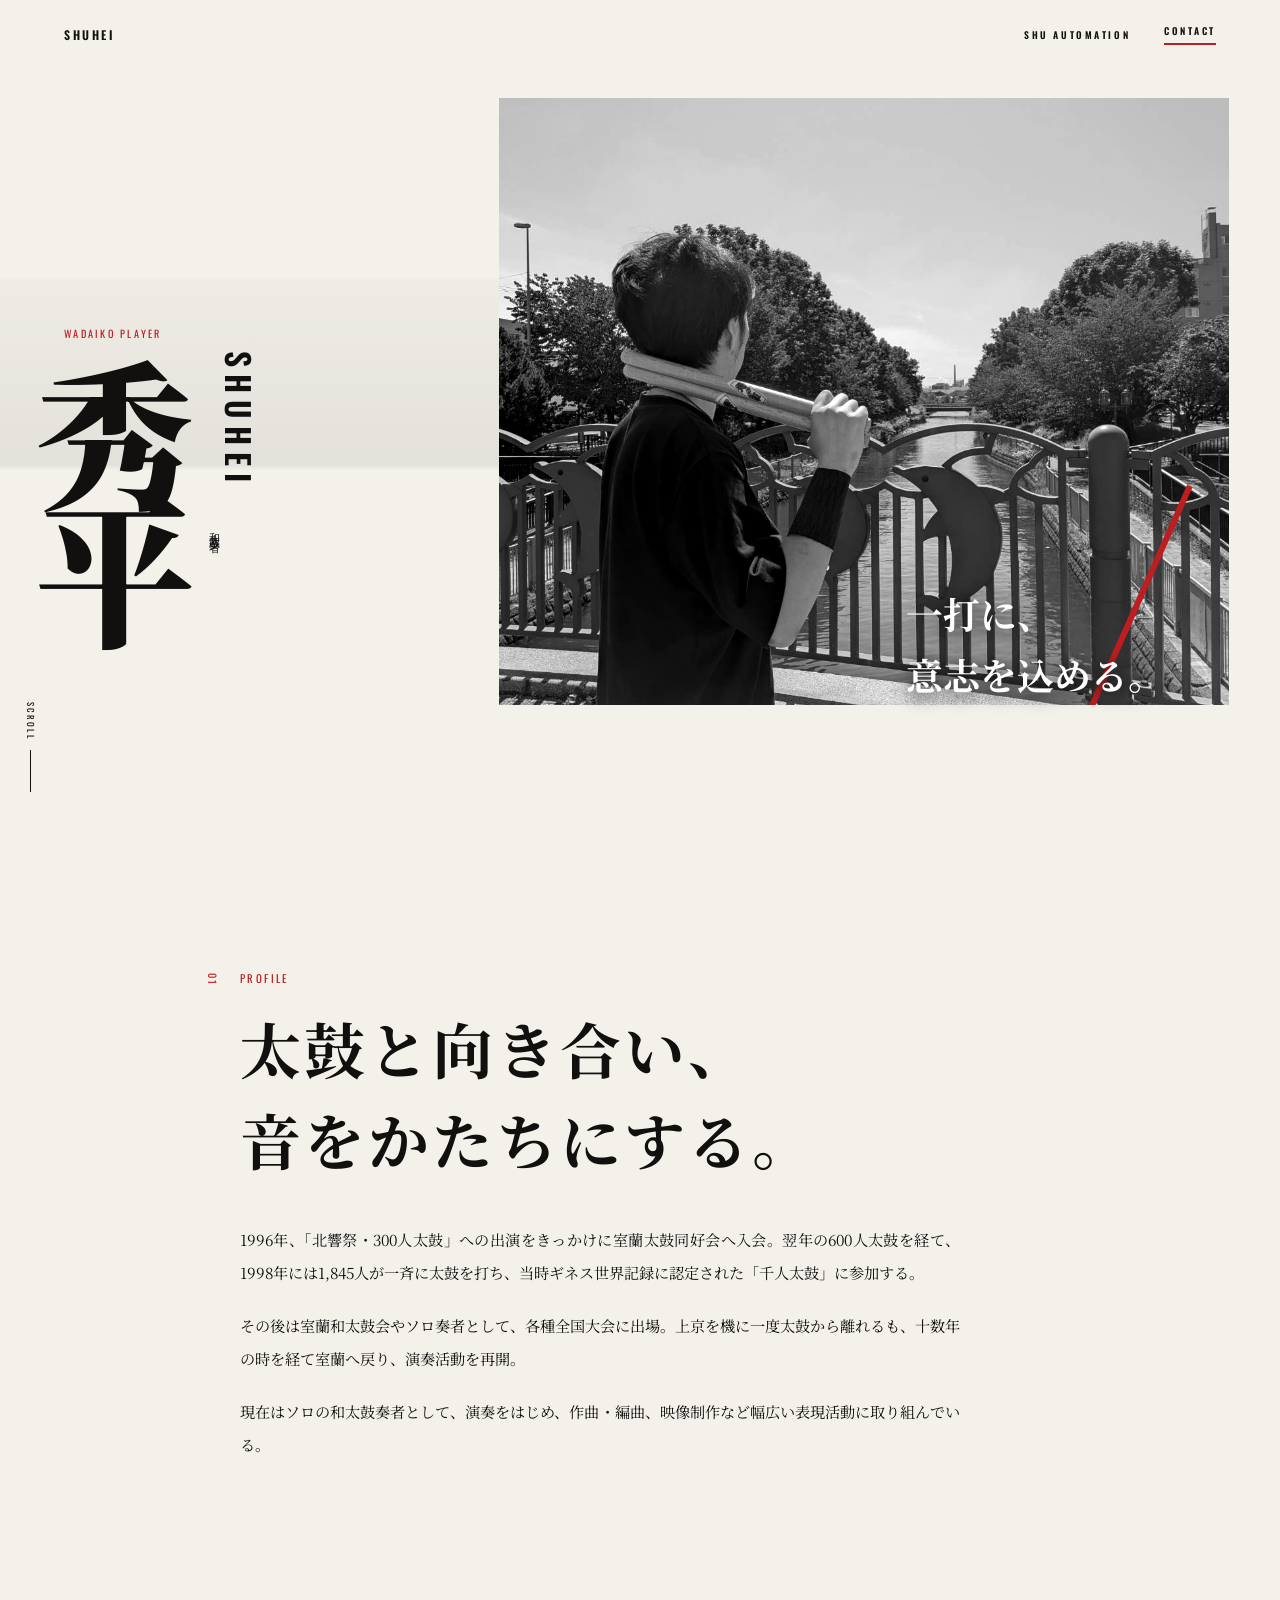
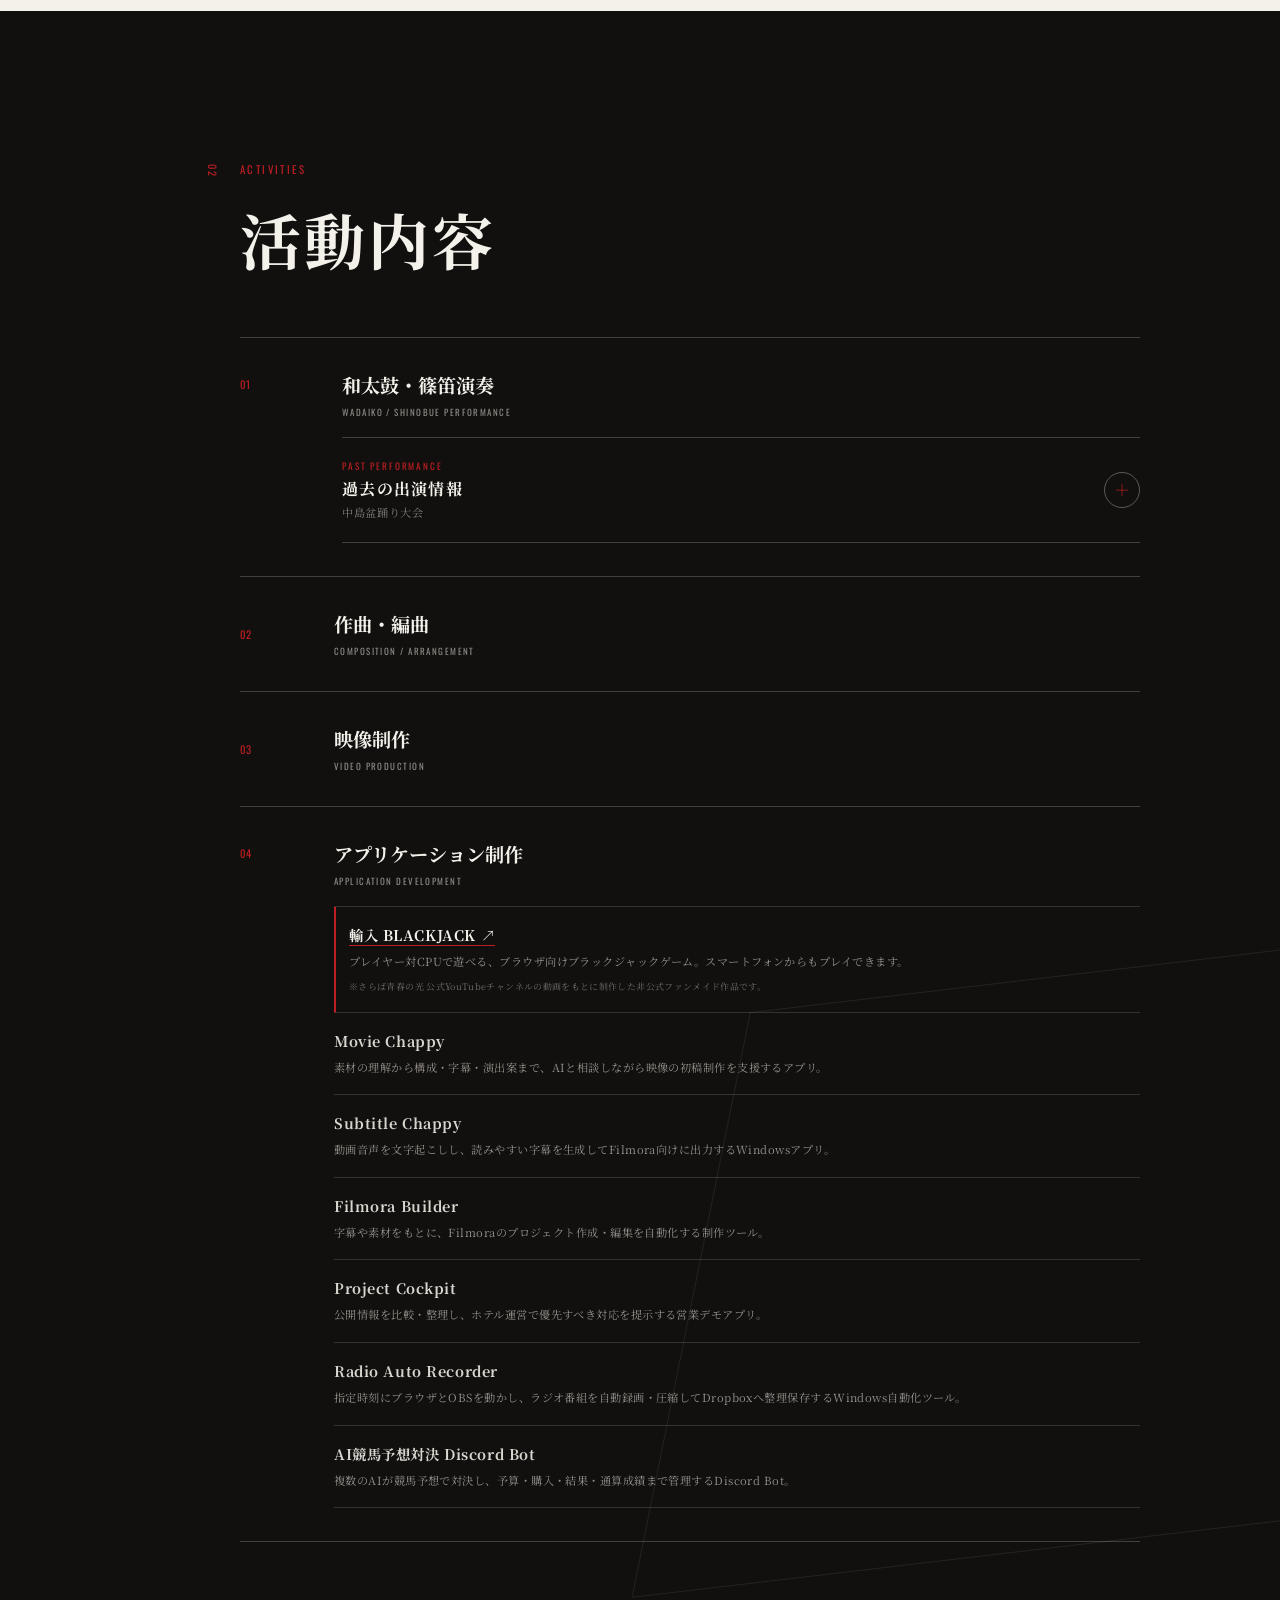
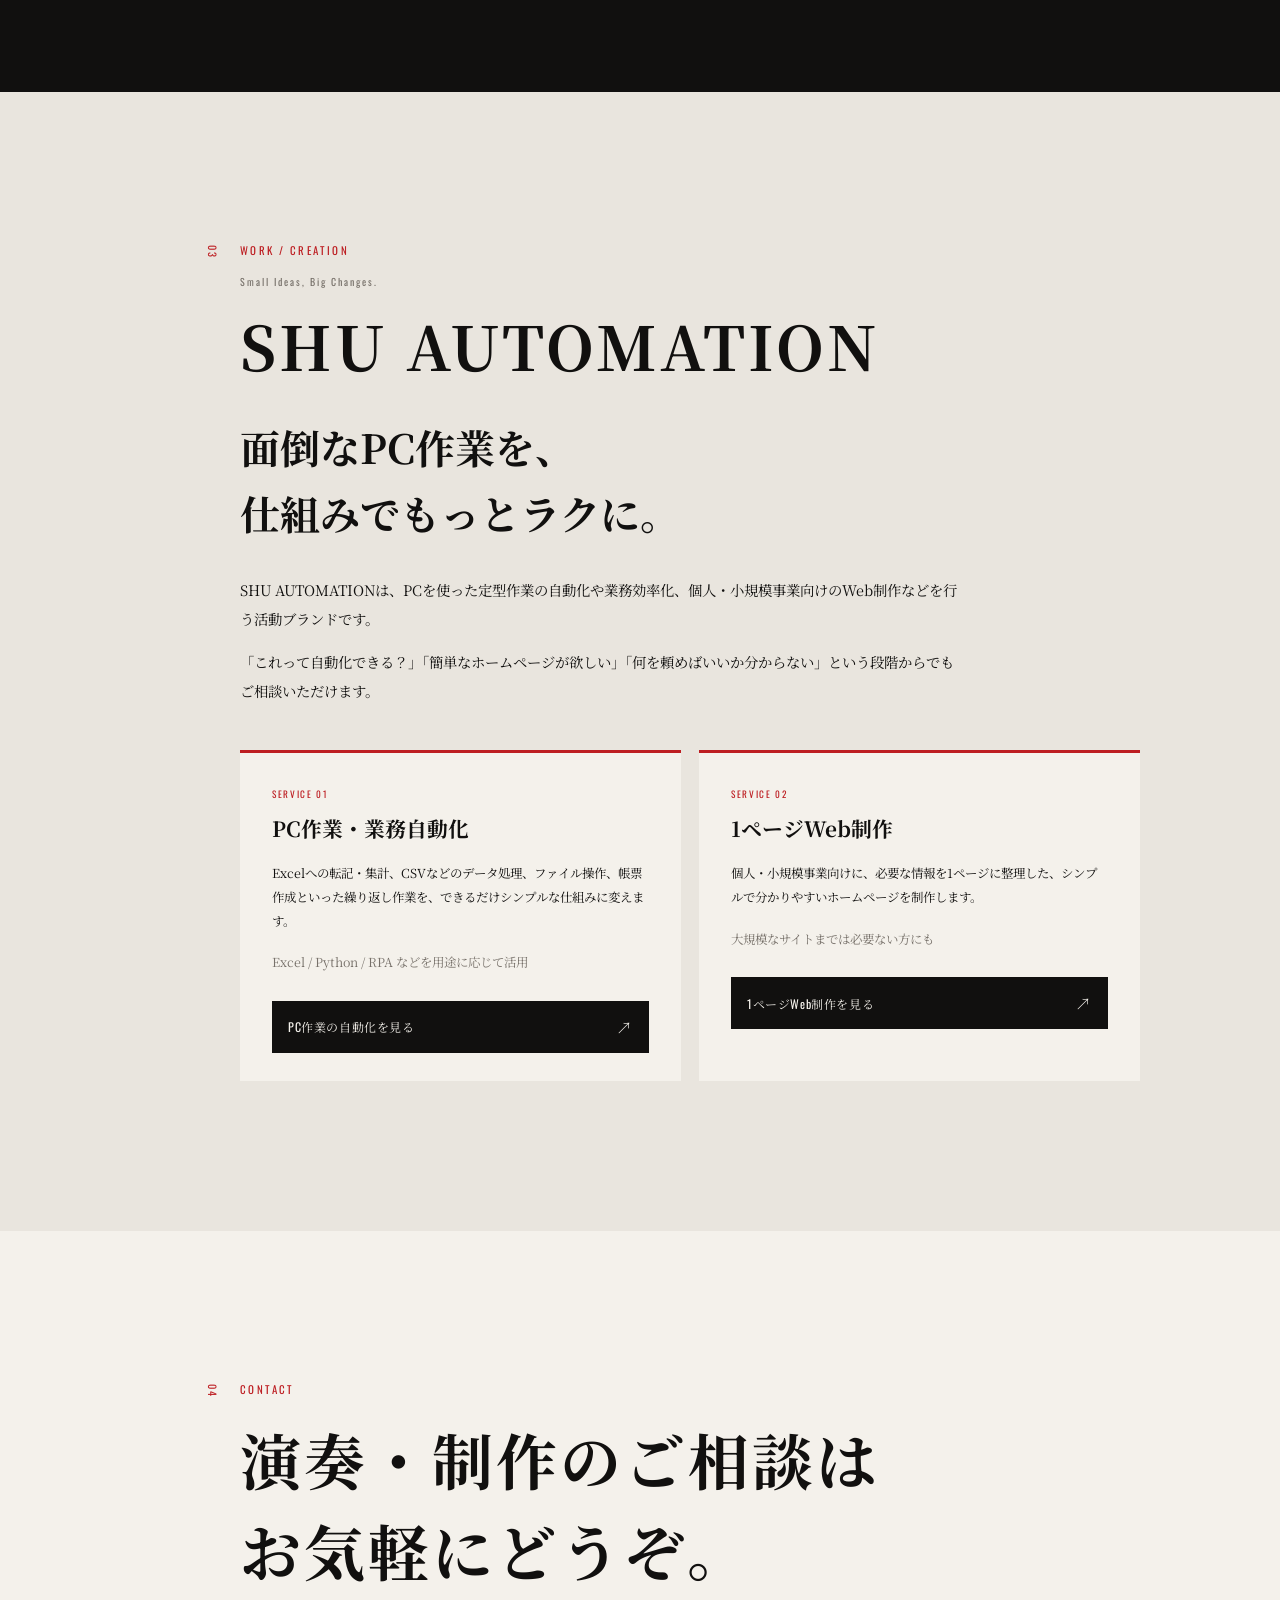
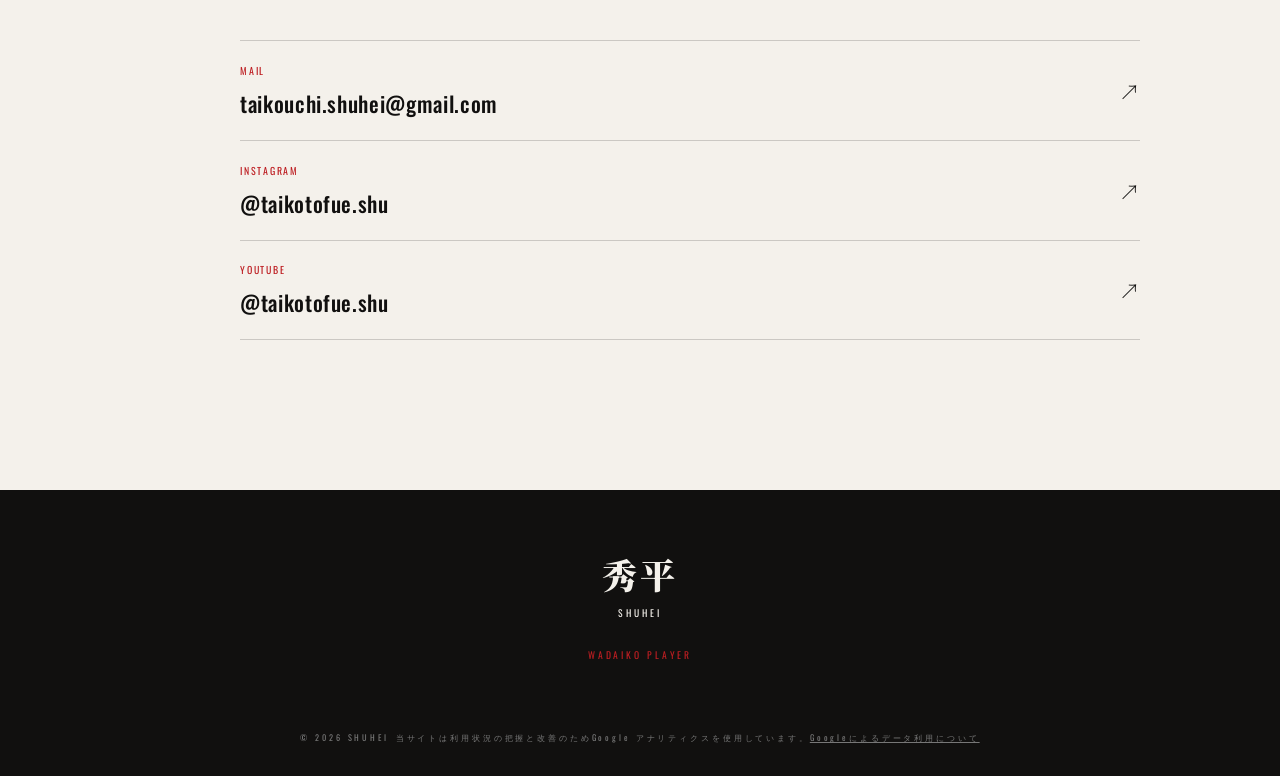
<file: index.html>
<!doctype html>
<html lang="ja">
  <head>
    <meta charset="UTF-8" />
    <meta name="viewport" content="width=device-width, initial-scale=1" />
    <meta name="theme-color" content="#f4f1eb" />
    <meta name="description" content="和太鼓奏者・秀平の公式プロフィール。和太鼓演奏、作曲・編曲、映像制作、SHU AUTOMATIONとしてPC作業の自動化・Web制作。" />
    <title>秀平 SHUHEI｜和太鼓奏者</title>
    <link rel="stylesheet" href="styles.css?v=20260909-shu-automation" />
    <!-- Google tag (gtag.js) -->
    <script async src="https://www.googletagmanager.com/gtag/js?id=G-FNFTEX8CK5"></script>
    <script>
      window.dataLayer = window.dataLayer || [];
      function gtag(){dataLayer.push(arguments);}
      gtag('js', new Date());
      gtag('config', 'G-FNFTEX8CK5');
    </script>
    <script src="script.js" defer></script>
  </head>
  <body>
    <a class="skip-link" href="#main">本文へ移動</a>
    <header class="site-header" aria-label="サイトヘッダー">
      <a class="brand" href="#top" aria-label="秀平 トップへ">SHUHEI</a>
      <nav class="header-nav" aria-label="ページ内ナビゲーション">
        <a href="#shu-automation">SHU AUTOMATION</a>
        <a class="header-contact" href="mailto:taikouchi.shuhei@gmail.com">CONTACT</a>
      </nav>
    </header>

    <main id="main">
      <section class="hero" id="top" aria-labelledby="hero-title">
        <div class="hero-copy">
          <p class="eyebrow">WADAIKO PLAYER</p>
          <h1 id="hero-title"><span>秀</span><span>平</span></h1>
          <p class="roman">SHUHEI</p>
          <p class="role">和太鼓奏者</p>
        </div>

        <div class="hero-visual">
          <!-- 公開用写真を assets/shuhei-main.jpg として置くと自動で表示されます -->
          <img class="hero-photo" src="assets/shuhei-main.jpg" alt="橋の上で黒い衣装をまとい、バチを肩に担ぐ和太鼓奏者・秀平" />
          <div class="photo-placeholder" aria-hidden="true">
            <span>PHOTO</span>
            <small>本人写真をここに配置</small>
          </div>
          <span class="red-stroke" aria-hidden="true"></span>
        </div>

        <p class="hero-statement">一打に、<br />意志を込める。</p>
        <a class="scroll-cue" href="#schedule" aria-label="過去の出演情報へスクロール">SCROLL <span></span></a>
      </section>

      <section class="profile section" id="profile" aria-labelledby="profile-title">
        <p class="section-number">01</p>
        <div>
          <p class="section-en">PROFILE</p>
          <h2 id="profile-title">太鼓と向き合い、<br />音をかたちにする。</h2>
          <div class="body-copy">
            <p>1996年、「北響祭・300人太鼓」への出演をきっかけに室蘭太鼓同好会へ入会。翌年の600人太鼓を経て、1998年には1,845人が一斉に太鼓を打ち、当時ギネス世界記録に認定された「千人太鼓」に参加する。</p>
            <p>その後は室蘭和太鼓会やソロ奏者として、各種全国大会に出場。上京を機に一度太鼓から離れるも、十数年の時を経て室蘭へ戻り、演奏活動を再開。</p>
            <p>現在はソロの和太鼓奏者として、演奏をはじめ、作曲・編曲、映像制作など幅広い表現活動に取り組んでいる。</p>
          </div>
        </div>
      </section>

      <section class="works section section-dark" id="activities" aria-labelledby="activities-title">
        <p class="section-number">02</p>
        <div class="works-content">
          <p class="section-en">ACTIVITIES</p>
          <h2 id="activities-title">活動内容</h2>
          <ol class="activity-list">
            <li class="performance-activity"><span class="activity-no">01</span><div><h3>和太鼓・篠笛演奏</h3><p>WADAIKO / SHINOBUE PERFORMANCE</p>
              <div class="past-performances activity-past-performance" id="schedule">
                <details>
                  <summary id="past-performances-label">
                    <span><small>PAST PERFORMANCE</small><strong>過去の出演情報</strong><em>中島盆踊り大会</em></span>
                    <i aria-hidden="true">＋</i>
                  </summary>
                  <div class="schedule schedule-ended">
                    <div class="schedule-copy">
                      <p class="schedule-status">開催終了</p>
                      <h2 class="schedule-title" id="schedule-title">中島盆踊り大会</h2>
                      <p class="schedule-lead">両日とも、開催時間中は秀平が和太鼓と篠笛を演奏しました。</p>
                      <dl class="schedule-details">
                        <div><dt>開催日</dt><dd>2026.08.15 <span>土</span> — 08.16 <span>日</span></dd></div>
                        <div class="event-time"><dt>時間</dt><dd><strong>16:00</strong> 開場<br /><strong>17:15</strong> 子ども盆踊り<br /><strong>18:20</strong> 大人盆踊り<br /><strong>20:00</strong> 終了</dd></div>
                        <div><dt>会場</dt><dd>中島・お元気広場</dd></div>
                        <div><dt>料金</dt><dd>入場無料</dd></div>
                      </dl>
                      <div class="schedule-map">
                        <iframe title="中島・お元気広場の地図" src="https://www.google.com/maps?q=%E5%8C%97%E6%B5%B7%E9%81%93%E5%AE%A4%E8%98%AD%E5%B8%82%E4%B8%AD%E5%B3%B6%E7%94%BA1%E4%B8%81%E7%9B%AE30&output=embed" loading="lazy" referrerpolicy="no-referrer-when-downgrade"></iframe>
                        <a href="https://www.google.com/maps/search/?api=1&amp;query=%E4%B8%AD%E5%B3%B6%E3%83%BB%E3%81%8A%E5%85%83%E6%B0%97%E5%BA%83%E5%A0%B4%20%E5%8C%97%E6%B5%B7%E9%81%93%E5%AE%A4%E8%98%AD%E5%B8%82%E4%B8%AD%E5%B3%B6%E7%94%BA1%E4%B8%81%E7%9B%AE30" target="_blank" rel="noopener noreferrer">Googleマップで見る <span aria-hidden="true">↗</span></a>
                      </div>
                    </div>
                    <figure class="schedule-poster"><img src="assets/schedule-nakajima-bonodori-2026.jpg" alt="2026年8月15日・16日開催、中島盆踊り大会の告知ポスター" /></figure>
                  </div>
                </details>
              </div>
            </div></li>
            <li><span class="activity-no">02</span><div><h3>作曲・編曲</h3><p>COMPOSITION / ARRANGEMENT</p></div></li>
            <li><span class="activity-no">03</span><div><h3>映像制作</h3><p>VIDEO PRODUCTION</p></div></li>
            <li class="application-activity"><span class="activity-no">04</span><div><h3>アプリケーション制作</h3><p>APPLICATION DEVELOPMENT</p><div class="application-works" aria-label="制作実績">
              <article class="application-work featured-work">
                <h4><a href="https://shu-project-5296.github.io/import-blackjack/" target="_blank" rel="noopener noreferrer">輸入 BLACKJACK <span aria-hidden="true">↗</span></a></h4>
                <p>プレイヤー対CPUで遊べる、ブラウザ向けブラックジャックゲーム。スマートフォンからもプレイできます。</p>
                <p class="activity-source-note">※さらば青春の光 公式YouTubeチャンネルの動画をもとに制作した非公式ファンメイド作品です。</p>
              </article>
              <article class="application-work"><h4>Movie Chappy</h4><p>素材の理解から構成・字幕・演出案まで、AIと相談しながら映像の初稿制作を支援するアプリ。</p></article>
              <article class="application-work"><h4>Subtitle Chappy</h4><p>動画音声を文字起こしし、読みやすい字幕を生成してFilmora向けに出力するWindowsアプリ。</p></article>
              <article class="application-work"><h4>Filmora Builder</h4><p>字幕や素材をもとに、Filmoraのプロジェクト作成・編集を自動化する制作ツール。</p></article>
              <article class="application-work"><h4>Project Cockpit</h4><p>公開情報を比較・整理し、ホテル運営で優先すべき対応を提示する営業デモアプリ。</p></article>
              <article class="application-work"><h4>Radio Auto Recorder</h4><p>指定時刻にブラウザとOBSを動かし、ラジオ番組を自動録画・圧縮してDropboxへ整理保存するWindows自動化ツール。</p></article>
              <article class="application-work"><h4>AI競馬予想対決 Discord Bot</h4><p>複数のAIが競馬予想で対決し、予算・購入・結果・通算成績まで管理するDiscord Bot。</p></article>
            </div></div></li>
          </ol>
        </div>
      </section>

      <section class="automation section" id="shu-automation" aria-labelledby="automation-title">
        <p class="section-number">03</p>
        <div class="automation-content">
          <p class="section-en">WORK / CREATION</p>
          <p class="automation-subcopy">Small Ideas, Big Changes.</p>
          <h2 id="automation-title">SHU AUTOMATION</h2>
          <p class="automation-catch">面倒なPC作業を、<br />仕組みでもっとラクに。</p>
          <div class="automation-intro">
            <p>SHU AUTOMATIONは、PCを使った定型作業の自動化や業務効率化、個人・小規模事業向けのWeb制作などを行う活動ブランドです。</p>
            <p>「これって自動化できる？」「簡単なホームページが欲しい」「何を頼めばいいか分からない」という段階からでもご相談いただけます。</p>
          </div>

          <div class="service-grid" aria-label="SHU AUTOMATIONのサービス">
            <article class="service-card">
              <p class="service-no">SERVICE 01</p>
              <h3>PC作業・業務自動化</h3>
              <p>Excelへの転記・集計、CSVなどのデータ処理、ファイル操作、帳票作成といった繰り返し作業を、できるだけシンプルな仕組みに変えます。</p>
              <p class="service-tools">Excel / Python / RPA などを用途に応じて活用</p>
              <a class="service-cta" href="https://coconala.com/services/4369926" target="_blank" rel="noopener noreferrer">PC作業の自動化を見る <span aria-hidden="true">↗</span></a>
            </article>
            <article class="service-card">
              <p class="service-no">SERVICE 02</p>
              <h3>1ページWeb制作</h3>
              <p>個人・小規模事業向けに、必要な情報を1ページに整理した、シンプルで分かりやすいホームページを制作します。</p>
              <p class="service-tools">大規模なサイトまでは必要ない方にも</p>
              <a class="service-cta" href="https://coconala.com/services/4390702" target="_blank" rel="noopener noreferrer">1ページWeb制作を見る <span aria-hidden="true">↗</span></a>
            </article>
          </div>
        </div>
      </section>

      <section class="contact section" id="contact" aria-labelledby="contact-title">
        <p class="section-number">04</p>
        <div>
          <p class="section-en">CONTACT</p>
          <h2 id="contact-title">演奏・制作のご相談は<br />お気軽にどうぞ。</h2>
          <div class="contact-links">
            <a class="contact-card mail" href="mailto:taikouchi.shuhei@gmail.com">
              <span>MAIL</span><strong>taikouchi.shuhei@gmail.com</strong><i aria-hidden="true">↗</i>
            </a>
            <a class="contact-card instagram" href="https://www.instagram.com/taikotofue.shu/" target="_blank" rel="noopener noreferrer">
              <span>INSTAGRAM</span><strong>@taikotofue.shu</strong><i aria-hidden="true">↗</i>
            </a>
            <a class="contact-card youtube" href="https://www.youtube.com/@taikotofue.shu" target="_blank" rel="noopener noreferrer">
              <span>YOUTUBE</span><strong>@taikotofue.shu</strong><i aria-hidden="true">↗</i>
            </a>
          </div>
        </div>
      </section>
    </main>

    <footer>
      <p class="footer-name">秀平 <span>SHUHEI</span></p>
      <p>WADAIKO PLAYER</p>
      <small>© <span id="year"></span> SHUHEI</small>
      <small>当サイトは利用状況の把握と改善のためGoogle アナリティクスを使用しています。<a href="https://policies.google.com/technologies/partner-sites?hl=ja" target="_blank" rel="noopener noreferrer">Googleによるデータ利用について</a></small>
    </footer>
  </body>
</html>
</file>
<file: styles.css>
@import url("https://fonts.googleapis.com/css2?family=Noto+Serif+JP:wght@500;700;900&family=Oswald:wght@400;500;600&display=swap");

:root { --paper:#f4f1eb; --ink:#11100f; --muted:#77716a; --red:#bd1e22; --line:rgba(17,16,15,.18); }
* { box-sizing:border-box; }
html { width:100%; max-width:100%; scroll-behavior:smooth; overflow-x:hidden; }
body { width:100%; max-width:100%; margin:0; background:var(--paper); color:var(--ink); font-family:"Noto Serif JP",serif; overflow-x:hidden; }
main { width:100%; max-width:100%; overflow:hidden; }
img,iframe { max-width:100%; }
a { color:inherit; }
.skip-link { position:fixed; top:-5rem; left:1rem; z-index:100; background:#fff; padding:.7rem 1rem; }
.skip-link:focus { top:1rem; }
.site-header { position:absolute; z-index:10; top:0; left:0; width:100%; display:flex; justify-content:space-between; align-items:center; padding:24px clamp(22px,5vw,72px); font-family:Oswald,sans-serif; letter-spacing:.16em; }
.brand,.header-contact { text-decoration:none; font-size:.75rem; font-weight:600; }
.header-nav { display:flex; align-items:center; gap:clamp(14px,3vw,34px); }
.header-nav > a { text-decoration:none; font-size:.6rem; font-weight:600; }
.header-contact { border-bottom:2px solid var(--red); padding-bottom:5px; }
.past-performances { background:var(--ink); color:var(--paper); padding:0 clamp(20px,6vw,72px); }
.past-performances details { max-width:1100px; margin:0 auto; border-top:1px solid rgba(255,255,255,.2); border-bottom:1px solid rgba(255,255,255,.2); }
.past-performances summary { min-height:104px; display:flex; align-items:center; justify-content:space-between; gap:20px; padding:21px 0; cursor:pointer; list-style:none; }
.past-performances summary::-webkit-details-marker { display:none; }
.past-performances summary > span { min-width:0; display:grid; gap:4px; }
.past-performances summary small { color:var(--red); font-family:Oswald,sans-serif; font-size:.58rem; letter-spacing:.2em; }
.past-performances summary strong { font-size:1rem; letter-spacing:.08em; }
.past-performances summary em { color:#807c76; font-style:normal; font-size:.7rem; letter-spacing:.06em; }
.past-performances summary i { flex:0 0 auto; display:grid; place-items:center; width:36px; height:36px; border:1px solid rgba(255,255,255,.3); border-radius:50%; color:var(--red); font-style:normal; transition:transform .2s; }
.past-performances details[open] summary i { transform:rotate(45deg); }
.past-performances .schedule { min-height:0; margin:0 calc(clamp(20px,6vw,72px) * -1); padding:48px clamp(20px,6vw,72px) 60px; }
.schedule { min-height:100svh; padding:100px clamp(22px,5vw,72px) 54px; display:grid; align-items:center; gap:34px; background:var(--ink); color:var(--paper); position:relative; overflow:hidden; }
.schedule::before { content:""; position:absolute; inset:auto -20% -18% 28%; height:46%; border:1px solid rgba(255,255,255,.09); transform:rotate(-8deg); }
.schedule-copy,.schedule-poster { position:relative; z-index:1; }
.schedule-kicker,.schedule-status,.schedule-details dt,.schedule-details dd,.schedule-note { font-family:Oswald,sans-serif; }
.schedule-kicker { color:var(--red); margin:0 0 18px; font-size:.68rem; letter-spacing:.22em; }
.schedule-status { display:inline-block; margin:0 0 18px; padding:7px 12px; background:var(--red); font-size:.65rem; letter-spacing:.16em; }
.schedule-title { margin:0; font-size:clamp(2.6rem,11vw,6.2rem); line-height:1.15; letter-spacing:.06em; }
.schedule-lead { margin:20px 0 0; font-size:clamp(1.05rem,4vw,1.4rem); font-weight:700; }
.schedule-details { margin:34px 0 0; border-top:1px solid rgba(255,255,255,.22); }
.schedule-details div { display:grid; grid-template-columns:58px 1fr; gap:18px; padding:17px 0; border-bottom:1px solid rgba(255,255,255,.22); }
.schedule-details dt { color:var(--red); font-size:.66rem; letter-spacing:.18em; }
.schedule-details dd { margin:0; font-size:.9rem; line-height:1.7; letter-spacing:.06em; }
.schedule-details dd strong { color:var(--paper); font-family:Oswald,sans-serif; font-size:1.06em; letter-spacing:.08em; }
.schedule-details .event-time dd { line-height:2; }
.schedule-details dd span { display:inline-grid; place-items:center; width:1.55em; height:1.55em; border:1px solid var(--red); border-radius:50%; color:var(--red); font-size:.7em; }
.schedule-note { margin:18px 0 0; color:#99948e; font-size:.64rem; line-height:1.7; letter-spacing:.04em; }
.schedule-map { margin-top:24px; overflow:hidden; border:1px solid rgba(255,255,255,.22); background:#171614; }
.schedule-map iframe { display:block; width:100%; height:220px; border:0; filter:none; }
.schedule-map a { display:flex; align-items:center; justify-content:space-between; padding:14px 17px; color:var(--paper); font-family:Oswald,sans-serif; font-size:.72rem; letter-spacing:.12em; text-decoration:none; transition:background-color .2s,color .2s; }
.schedule-map a:hover,.schedule-map a:focus-visible { background:var(--red); color:#fff; }
.schedule-map a span { font-size:1rem; }
.schedule-poster { margin:0 auto; width:min(100%,440px); box-shadow:0 20px 60px rgba(0,0,0,.42); transform:rotate(1.5deg); }
.schedule-poster img { display:block; width:100%; height:auto; }
.schedule-ended { background:#3a3936; color:#c9c6c0; }
.schedule-ended .schedule-kicker,
.schedule-ended .schedule-details dt { color:#a19d96; }
.schedule-ended .schedule-status { background:#77736d; color:#f1efeb; }
.schedule-ended .schedule-details dd strong { color:#d2cfc9; }
.schedule-ended .schedule-details dd span { border-color:#918d86; color:#aaa69f; }
.schedule-ended .schedule-map,
.schedule-ended .schedule-poster { filter:grayscale(1); opacity:.68; }
.schedule-ended .schedule-map a:hover,
.schedule-ended .schedule-map a:focus-visible { background:#77736d; }
.hero { position:relative; width:100%; min-height:100svh; max-width:1500px; margin:auto; padding:95px clamp(22px,5vw,72px) 54px; display:grid; align-items:center; overflow:hidden; }
.hero::before { content:""; position:absolute; left:-12vw; top:20%; width:70vw; height:34vw; min-height:220px; background:linear-gradient(8deg,transparent 34%,rgba(15,14,13,.07) 35%,rgba(15,14,13,.025) 68%,transparent 69%); transform:rotate(-8deg); pointer-events:none; }
.hero-copy { position:relative; z-index:3; align-self:start; }
.eyebrow,.roman,.section-en,.section-number,.role,.scroll-cue { font-family:Oswald,sans-serif; letter-spacing:.22em; }
.eyebrow { margin:0 0 10px; font-size:.64rem; color:var(--red); }
.hero h1 { margin:0; font-size:clamp(5.4rem,25vw,9rem); line-height:.78; font-weight:900; letter-spacing:-.08em; position:absolute; top:2.5rem; left:-.18em; display:flex; flex-direction:column; width:max-content; }
.hero h1 span { display:block; }
.hero h1 span:last-child { margin-top:.08em; }
.roman { margin:0 0 0 clamp(5.2rem,25vw,9rem); font-size:clamp(1.2rem,5vw,2rem); font-weight:600; writing-mode:vertical-rl; }
.role { margin:2.1rem 0 0 clamp(4.9rem,24vw,8.5rem); font-size:.7rem; writing-mode:vertical-rl; }
.hero-visual { position:absolute; z-index:1; top:17%; right:0; width:78%; max-width:calc(100% - 22px); height:62%; background:#d2cec7; overflow:hidden; }
.hero-photo { width:100%; height:100%; object-fit:cover; object-position:42% center; filter:grayscale(1) contrast(1.1); display:block; }
.hero-photo:not([src]),.hero-photo[src=""] { display:none; }
.photo-placeholder { position:absolute; inset:0; display:grid; place-content:center; gap:.5rem; text-align:center; color:#817b74; background:linear-gradient(135deg,#d8d4cd,#bcb7af); font-family:Oswald,sans-serif; letter-spacing:.18em; }
.hero-photo[src]:not([src=""]) + .photo-placeholder { z-index:-1; }
.photo-placeholder span { font-size:2rem; }
.photo-placeholder small { font-size:.6rem; }
.red-stroke { position:absolute; width:6px; height:42%; right:12%; bottom:-4%; background:var(--red); transform:rotate(24deg); }
.hero-statement { position:absolute; z-index:4; right:6%; bottom:13%; margin:0; color:#fff; text-shadow:0 2px 18px #000; font-size:clamp(1.3rem,6vw,2.3rem); line-height:1.65; font-weight:700; }
.scroll-cue { position:absolute; left:24px; bottom:28px; font-size:.55rem; text-decoration:none; writing-mode:vertical-rl; display:flex; align-items:center; gap:9px; }
.scroll-cue span { display:block; width:1px; height:42px; background:var(--ink); }
.section { width:100%; max-width:100%; padding:100px clamp(20px,6vw,120px); display:grid; grid-template-columns:42px minmax(0,1fr); gap:20px; overflow:hidden; }
.section > *,.schedule > *,.activity-list li > *,.works-content { min-width:0; }
.section-number { margin:3px 0; color:var(--red); font-size:.65rem; writing-mode:vertical-rl; }
.section-en { margin:0 0 16px; color:var(--red); font-size:.68rem; }
h2 { margin:0; font-size:clamp(1.8rem,7.5vw,3.8rem); line-height:1.5; letter-spacing:.05em; }
.body-copy { margin:40px 0 0; max-width:720px; font-size:.95rem; line-height:2.15; text-align:justify; }
.body-copy p { margin:0; }
.body-copy p + p { margin-top:1.35em; }
.section-dark { background:var(--ink); color:var(--paper); position:relative; overflow:hidden; }
.section-dark::after { content:""; position:absolute; right:-10%; bottom:8%; width:55%; height:35%; border:1px solid rgba(255,255,255,.08); transform:skew(-18deg) rotate(-7deg); }
.works-content { position:relative; z-index:1; }
.activity-list { list-style:none; margin:52px 0 0; padding:0; border-top:1px solid rgba(255,255,255,.2); }
.activity-list li { display:grid; grid-template-columns:46px 1fr; align-items:center; gap:14px; padding:26px 0; border-bottom:1px solid rgba(255,255,255,.2); }
.activity-list .performance-activity { align-items:start; }
.performance-activity > .activity-no { margin-top:5px; }
.performance-activity > div { padding-left:8px; }
.activity-past-performance { margin-top:18px; padding:0; background:transparent; }
.activity-past-performance details { max-width:none; }
.activity-past-performance .schedule { margin:0; padding:36px 0 48px; }
.activity-list .application-activity { align-items:start; }
.application-activity > .activity-no { margin-top:5px; }
.activity-no { font-family:Oswald,sans-serif; color:var(--red); font-size:.67rem; }
.activity-list h3 { margin:0 0 7px; font-size:1.2rem; }
.activity-list p { margin:0; color:#8d8984; font-family:Oswald,sans-serif; font-size:.56rem; letter-spacing:.16em; }
.application-works { display:grid; gap:0; margin-top:18px; border-top:1px solid rgba(255,255,255,.14); }
.application-work { padding:17px 0; border-bottom:1px solid rgba(255,255,255,.14); }
.application-work h4 { margin:0 0 7px; color:#d8d4ce; font-size:.9rem; letter-spacing:.04em; }
.activity-list .application-work > p { color:#96918b; font-family:inherit; font-size:.7rem; line-height:1.75; letter-spacing:.04em; }
.featured-work { padding-left:13px; border-left:2px solid var(--red); }
.featured-work h4 a { color:var(--paper); text-decoration-color:var(--red); text-underline-offset:4px; }
.featured-work h4 a:hover,.featured-work h4 a:focus-visible { color:var(--red); }
.activity-list .application-work .activity-source-note { margin-top:9px; color:#716d68; font-size:.56rem; line-height:1.6; letter-spacing:.04em; }
.application-work h4,.application-work p { overflow-wrap:anywhere; }
.automation { background:#e9e5de; }
.automation-content { max-width:900px; }
.automation-subcopy { margin:0 0 10px; color:var(--muted); font-family:Oswald,sans-serif; font-size:.62rem; letter-spacing:.2em; }
.automation-catch { margin:24px 0 0; font-size:clamp(1.35rem,5.5vw,2.5rem); font-weight:700; line-height:1.65; }
.automation-intro { max-width:720px; margin:30px 0 0; font-size:.9rem; line-height:2; }
.automation-intro p { margin:0; }
.automation-intro p + p { margin-top:1em; }
.service-grid { display:grid; gap:18px; margin-top:44px; }
.service-card { display:flex; flex-direction:column; min-width:0; padding:28px 24px 24px; background:var(--paper); border-top:3px solid var(--red); }
.service-no { margin:0 0 12px; color:var(--red); font-family:Oswald,sans-serif; font-size:.58rem; letter-spacing:.18em; }
.service-card h3 { margin:0; font-size:1.3rem; line-height:1.5; }
.service-card > p:not(.service-no) { margin:18px 0 0; font-size:.78rem; line-height:1.9; }
.service-card .service-tools { color:var(--muted); font-size:.68rem; }
.service-cta { display:flex; justify-content:space-between; align-items:center; min-height:52px; margin-top:26px; padding:13px 16px; background:var(--ink); color:var(--paper); font-family:Oswald,"Noto Serif JP",sans-serif; font-size:.75rem; letter-spacing:.05em; text-decoration:none; transition:background-color .2s,color .2s; }
.service-cta:hover,.service-cta:focus-visible { background:var(--red); color:#fff; }
.service-cta span { font-size:1rem; }
.contact-links { margin-top:45px; }
.contact-card { min-height:100px; display:grid; grid-template-columns:1fr auto; align-content:center; gap:9px 20px; border-top:1px solid var(--line); text-decoration:none; position:relative; transition:padding .2s,background .2s; }
.contact-card:last-child { border-bottom:1px solid var(--line); }
.contact-card > span { font-family:Oswald,sans-serif; color:var(--red); font-size:.62rem; letter-spacing:.18em; }
.contact-card strong { font-family:Oswald,sans-serif; font-size:clamp(.92rem,3.5vw,1.35rem); letter-spacing:.03em; font-weight:500; overflow-wrap:anywhere; }
.contact-card i { grid-row:1 / 3; grid-column:2; align-self:center; font-style:normal; font-size:1.3rem; }
.contact-card:is(.mail,.instagram,.youtube):hover,.contact-card:is(.mail,.instagram,.youtube):focus-visible { padding-left:14px; background:rgba(255,255,255,.5); }
.is-placeholder { color:#8d8882; }
footer { background:var(--ink); color:var(--paper); padding:58px 24px 30px; text-align:center; font-family:Oswald,sans-serif; letter-spacing:.18em; }
.footer-name { font-family:"Noto Serif JP",serif; font-size:2.2rem; font-weight:900; margin:0; }
.footer-name span { display:block; margin-top:7px; font-family:Oswald,sans-serif; font-size:.6rem; font-weight:400; }
footer > p:nth-child(2) { color:var(--red); font-size:.6rem; margin:28px 0 60px; }
footer small { color:#777; font-size:.52rem; }

@media (min-width:760px) {
  .schedule { grid-template-columns:minmax(0,1fr) minmax(320px,500px); padding-top:120px; padding-bottom:90px; }
  .schedule-copy { max-width:720px; }
  .hero { grid-template-columns:40% 60%; min-height:820px; }
  .hero-copy { align-self:center; }
  .hero h1 { font-size:10rem; }
  .roman { margin-left:9.5rem; }
  .role { margin-left:9rem; }
  .hero-visual { top:12%; right:4%; width:57%; height:74%; }
  .hero-statement { right:9%; bottom:14%; }
  .section { grid-template-columns:80px minmax(0,900px); justify-content:center; padding-top:150px; padding-bottom:150px; }
  .activity-list li { grid-template-columns:80px 1fr; padding:33px 0; }
  .service-grid { grid-template-columns:repeat(2,minmax(0,1fr)); }
  .service-card { padding:34px 32px 28px; }
}

@media (max-width:480px) {
  .site-header { padding-right:18px; padding-left:18px; }
  .header-nav { gap:12px; }
  .header-nav > a { font-size:.52rem; letter-spacing:.1em; }
  .automation { padding-right:18px; padding-left:18px; }
  .service-card { padding:25px 20px 20px; }
  .service-cta { width:100%; font-size:.72rem; }
}

@supports (overflow:clip) {
  html,body,main { overflow-x:clip; }
}

@media (prefers-reduced-motion:reduce) { html { scroll-behavior:auto; } * { transition:none!important; } }
</file>
